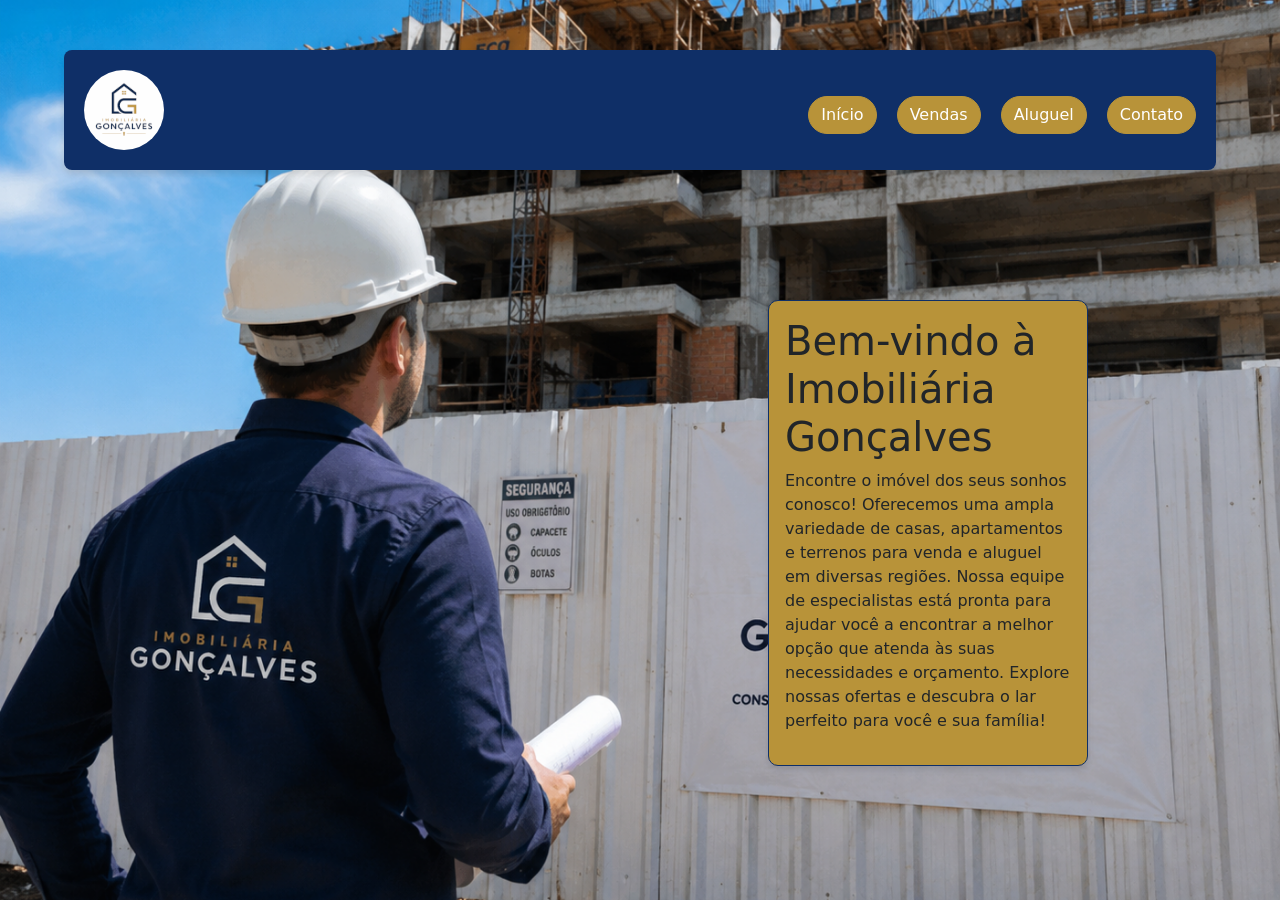
<file: index.html>
<!doctype html>
<html lang="pt-br">
  <head>
    <meta charset="UTF-8" />
    <meta name="viewport" content="width=device-width, initial-scale=1.0" />
    <title>Imobilária Gonçalves</title>
    <link rel="shortcut icon" href="imgs/logo.png" type="image/x-icon" />
    <link rel="stylesheet" href="style.css" />
    <link
      href="https://cdn.jsdelivr.net/npm/bootstrap@5.3.8/dist/css/bootstrap.min.css"
      rel="stylesheet"
      integrity="sha384-sRIl4kxILFvY47J16cr9ZwB07vP4J8+LH7qKQnuqkuIAvNWLzeN8tE5YBujZqJLB"
      crossorigin="anonymous"
    />
  </head>
  <body id="body">
    <div id="cabecalho"></div>
    <div class="card inicio">
      <div class="card-body">
        <h1>Bem-vindo à Imobiliária Gonçalves</h1>
        <p>
          Encontre o imóvel dos seus sonhos conosco! Oferecemos uma ampla
          variedade de casas, apartamentos e terrenos para venda e aluguel em
          diversas regiões. Nossa equipe de especialistas está pronta para
          ajudar você a encontrar a melhor opção que atenda às suas necessidades
          e orçamento. Explore nossas ofertas e descubra o lar perfeito para
          você e sua família!
        </p>
      </div>
    </div>
  </body>
  <script>
    fetch("cabecalho.html")
      .then((r) => r.text())
      .then((html) => {
        document.getElementById("cabecalho").innerHTML = html;
      });
  </script>
</html>
</file>
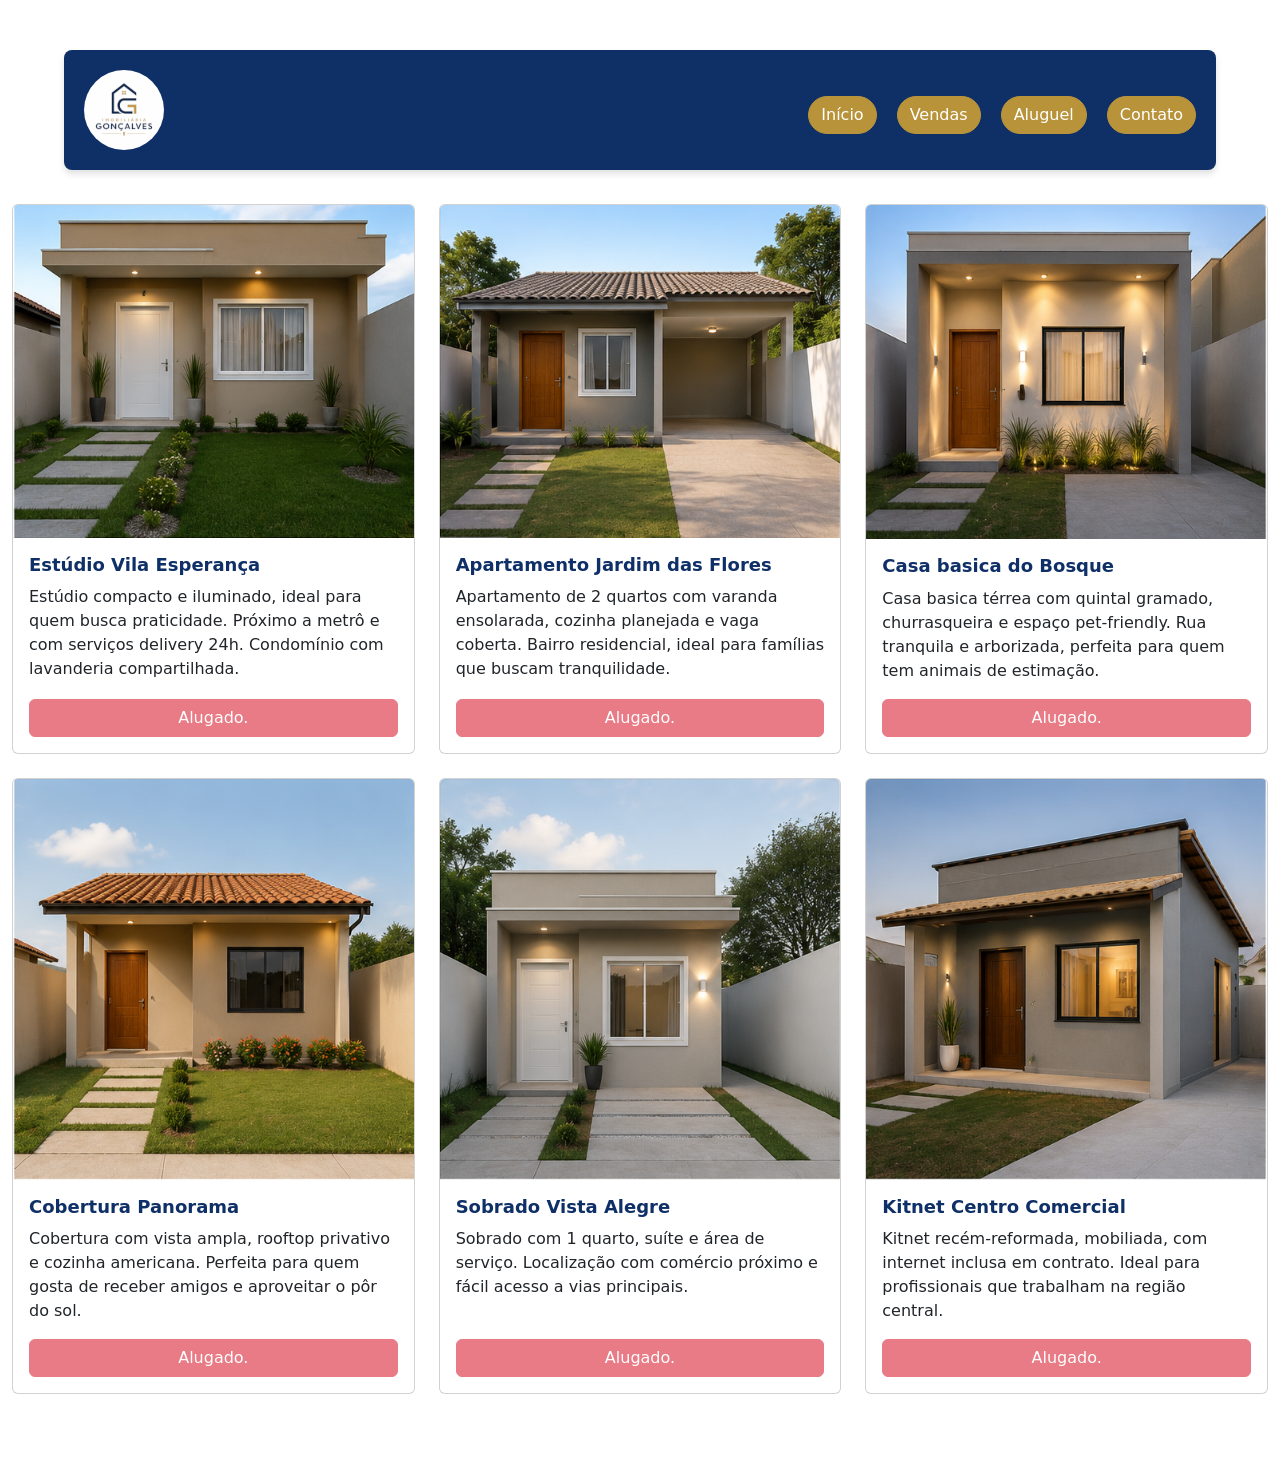
<file: aluguel.html>
<!doctype html>
<html lang="en">
  <head>
    <meta charset="UTF-8" />
    <meta name="viewport" content="width=device-width, initial-scale=1.0" />
    <title>Aluguel</title>
    <link rel="shortcut icon" href="imgs/logo.png" type="image/x-icon" />
    <link
      href="https://cdn.jsdelivr.net/npm/bootstrap@5.3.8/dist/css/bootstrap.min.css"
      rel="stylesheet"
      integrity="sha384-sRIl4kxILFvY47J16cr9ZwB07vP4J8+LH7qKQnuqkuIAvNWLzeN8tE5YBujZqJLB"
      crossorigin="anonymous"
    />
    <link rel="stylesheet" href="style.css" />
  </head>
  <body>
    <div id="cabecalho"></div>
    <div class="container vendas my-4">
      <div class="row g-4">
        <div class="col-12 col-md-6 col-lg-4">
          <div class="card h-100">
            <img
              src="imgs/casa_basica_1.png"
              class="card-img-top"
              alt="Estúdio aconchegante"
            />
            <div class="card-body d-flex flex-column">
              <h5 class="card-title">Estúdio Vila Esperança</h5>
              <p class="card-text">
                Estúdio compacto e iluminado, ideal para quem busca praticidade.
                Próximo a metrô e com serviços delivery 24h. Condomínio com
                lavanderia compartilhada.
              </p>
              <button class="btn btn-danger mt-auto" disabled>Alugado.</button>
            </div>
          </div>
        </div>

        <div class="col-12 col-md-6 col-lg-4">
          <div class="card h-100">
            <img
              src="imgs/casa_basica_2.png"
              class="card-img-top"
              alt="Apartamento familiar"
            />
            <div class="card-body d-flex flex-column">
              <h5 class="card-title">Apartamento Jardim das Flores</h5>
              <p class="card-text">
                Apartamento de 2 quartos com varanda ensolarada, cozinha
                planejada e vaga coberta. Bairro residencial, ideal para
                famílias que buscam tranquilidade.
              </p>
              <button class="btn btn-danger mt-auto" disabled>Alugado.</button>
            </div>
          </div>
        </div>

        <div class="col-12 col-md-6 col-lg-4">
          <div class="card h-100">
            <img
              src="imgs/casa_basica_3.png"
              class="card-img-top"
              alt="Casa_basica com quintal"
            />
            <div class="card-body d-flex flex-column">
              <h5 class="card-title">Casa basica do Bosque</h5>
              <p class="card-text">
                Casa basica térrea com quintal gramado, churrasqueira e espaço
                pet-friendly. Rua tranquila e arborizada, perfeita para quem tem
                animais de estimação.
              </p>
              <button class="btn btn-danger mt-auto" disabled>Alugado.</button>
            </div>
          </div>
        </div>

        <div class="col-12 col-md-6 col-lg-4">
          <div class="card h-100">
            <img
              src="imgs/casa_basica_4.png"
              class="card-img-top"
              alt="Cobertura moderna"
            />
            <div class="card-body d-flex flex-column">
              <h5 class="card-title">Cobertura Panorama</h5>
              <p class="card-text">
                Cobertura com vista ampla, rooftop privativo e cozinha
                americana. Perfeita para quem gosta de receber amigos e
                aproveitar o pôr do sol.
              </p>
              <button class="btn btn-danger mt-auto" disabled>Alugado.</button>
            </div>
          </div>
        </div>

        <div class="col-12 col-md-6 col-lg-4">
          <div class="card h-100">
            <img
              src="imgs/casa_basica_5.png"
              class="card-img-top"
              alt="Sobrado confortável"
            />
            <div class="card-body d-flex flex-column">
              <h5 class="card-title">Sobrado Vista Alegre</h5>
              <p class="card-text">
                Sobrado com 1 quarto, suíte e área de serviço. Localização com
                comércio próximo e fácil acesso a vias principais.
              </p>
              <button class="btn btn-danger mt-auto" disabled>Alugado.</button>
            </div>
          </div>
        </div>

        <div class="col-12 col-md-6 col-lg-4">
          <div class="card h-100">
            <img
              src="imgs/casa_basica_6.png"
              class="card-img-top"
              alt="Kitnet moderna"
            />
            <div class="card-body d-flex flex-column">
              <h5 class="card-title">Kitnet Centro Comercial</h5>
              <p class="card-text">
                Kitnet recém-reformada, mobiliada, com internet inclusa em
                contrato. Ideal para profissionais que trabalham na região
                central.
              </p>
              <button class="btn btn-danger mt-auto" disabled>Alugado.</button>
            </div>
          </div>
        </div>
      </div>
    </div>

    <script>
      fetch("cabecalho.html")
        .then((r) => r.text())
        .then((html) => {
          document.getElementById("cabecalho").innerHTML = html;
        });
    </script>
  </body>
</html>
</file>
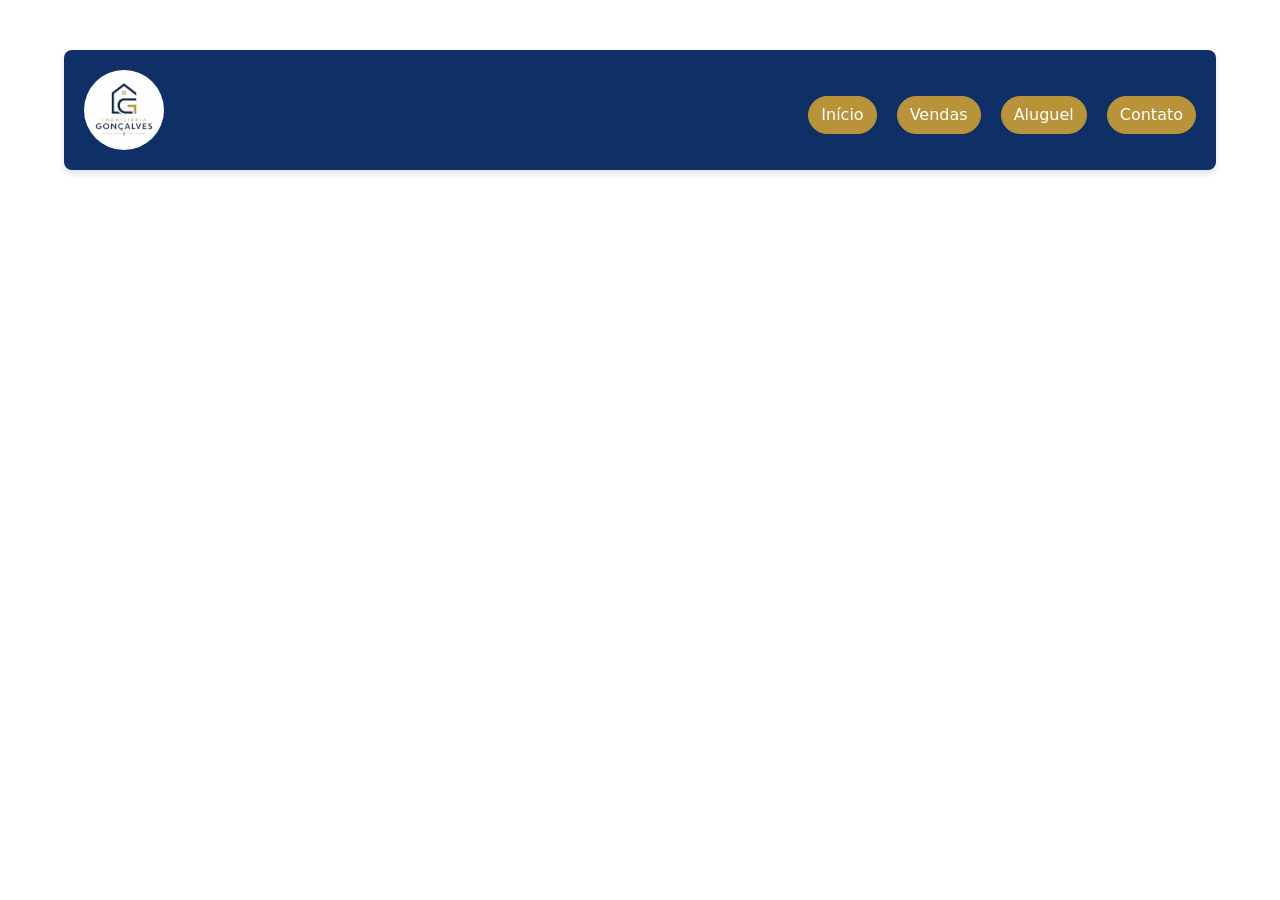
<file: cabecalho.html>
<!doctype html>
<html lang="en">
  <head>
    <meta charset="UTF-8" />
    <meta name="viewport" content="width=device-width, initial-scale=1.0" />
    <title>Cabeçalho</title>
    <link rel="shortcut icon" href="imgs/logo.png" type="image/x-icon" />

    <link
      href="https://cdn.jsdelivr.net/npm/bootstrap@5.3.8/dist/css/bootstrap.min.css"
      rel="stylesheet"
      integrity="sha384-sRIl4kxILFvY47J16cr9ZwB07vP4J8+LH7qKQnuqkuIAvNWLzeN8tE5YBujZqJLB"
      crossorigin="anonymous"
    />
    <link rel="stylesheet" href="style.css" />
  </head>
  <body>
    <div class="container cabecalho">
      <a href="index.html">
        <img src="imgs/logo-cabecalho.png" alt="Logo da Imobiliária" />
      </a>
      <div class="botoes">
        <a class="btn btn-primary" href="index.html">Início</a>
        <a class="btn btn-primary" href="vendas.html">Vendas</a>
        <a class="btn btn-primary" href="aluguel.html">Aluguel</a>
        <a class="btn btn-primary" href="contato.html">Contato</a>
      </div>
    </div>
  </body>
</html>
</file>
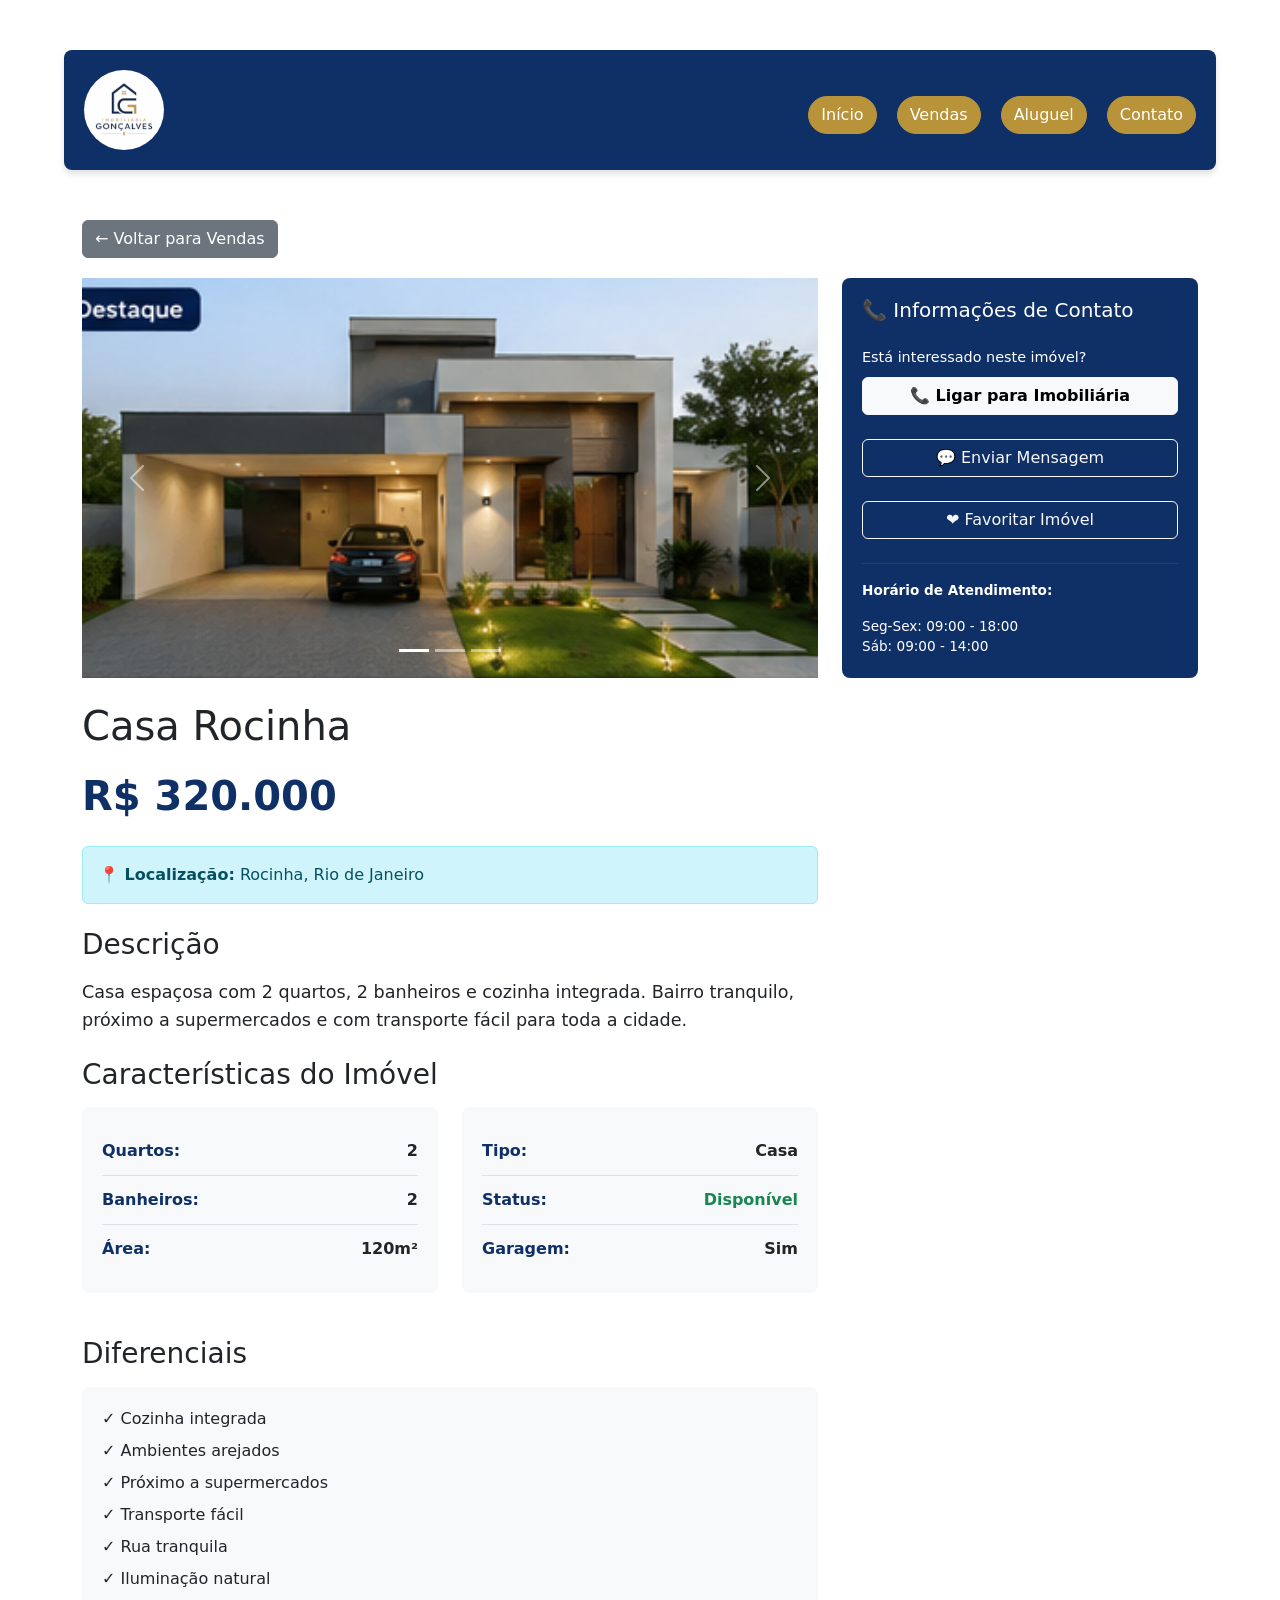
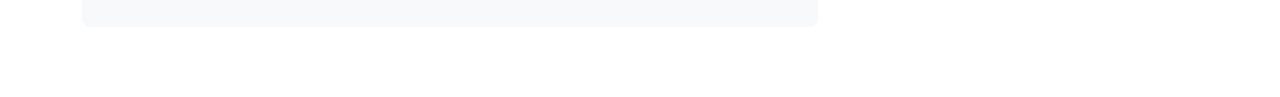
<file: casa1-detalhe.html>
<!doctype html>
<html lang="pt-br">
  <head>
    <meta charset="UTF-8" />
    <meta name="viewport" content="width=device-width, initial-scale=1.0" />
    <title>Casa Rocinha - Detalhes</title>
    <link rel="shortcut icon" href="imgs/logo.png" type="image/x-icon" />
    <link rel="stylesheet" href="style-detalhes.css" />
    <link
      href="https://cdn.jsdelivr.net/npm/bootstrap@5.3.8/dist/css/bootstrap.min.css"
      rel="stylesheet"
      integrity="sha384-sRIl4kxILFvY47J16cr9ZwB07vP4J8+LH7qKQnuqkuIAvNWLzeN8tE5YBujZqJLB"
      crossorigin="anonymous"
    />
  </head>
  <body>
    <div id="cabecalho"></div>

    <div class="container detalhes-container">
      <a href="vendas.html" class="btn btn-secondary btn-voltar"
        >← Voltar para Vendas</a
      >

      <div class="row">
        <div class="col-lg-8">
          <div
            id="carouselDetalhes"
            class="carousel slide mb-4"
            data-bs-ride="carousel"
          >
            <div class="carousel-indicators">
              <button
                type="button"
                data-bs-target="#carouselDetalhes"
                data-bs-slide-to="0"
                class="active"
                aria-current="true"
                aria-label="Slide 1"
              ></button>
              <button
                type="button"
                data-bs-target="#carouselDetalhes"
                data-bs-slide-to="1"
                aria-label="Slide 2"
              ></button>
              <button
                type="button"
                data-bs-target="#carouselDetalhes"
                data-bs-slide-to="2"
                aria-label="Slide 3"
              ></button>
            </div>
            <div class="carousel-inner">
              <div class="carousel-item active">
                <img
                  src="imgs/casa_1.png"
                  class="d-block w-100"
                  alt="Casa Rocinha - Imagem 1"
                />
              </div>
              <div class="carousel-item">
                <img
                  src="imgs/casa_1-2.png"
                  class="d-block w-100"
                  alt="Casa Rocinha - Imagem 2"
                />
              </div>
              <div class="carousel-item">
                <img
                  src="imgs/casa_1-3.png"
                  class="d-block w-100"
                  alt="Casa Rocinha - Imagem 3"
                />
              </div>
            </div>
            <button
              class="carousel-control-prev"
              type="button"
              data-bs-target="#carouselDetalhes"
              data-bs-slide="prev"
            >
              <span
                class="carousel-control-prev-icon"
                aria-hidden="true"
              ></span>
              <span class="visually-hidden">Anterior</span>
            </button>
            <button
              class="carousel-control-next"
              type="button"
              data-bs-target="#carouselDetalhes"
              data-bs-slide="next"
            >
              <span
                class="carousel-control-next-icon"
                aria-hidden="true"
              ></span>
              <span class="visually-hidden">Próximo</span>
            </button>
          </div>

          <h1 class="mb-3">Casa Rocinha</h1>
          <div class="preco-destaque">R$ 320.000</div>

          <div class="alert alert-info">
            <strong>📍 Localização:</strong> Rocinha, Rio de Janeiro
          </div>

          <h3 class="mt-4 mb-3">Descrição</h3>
          <p style="font-size: 1.1em; line-height: 1.6">
            Casa espaçosa com 2 quartos, 2 banheiros e cozinha integrada. Bairro
            tranquilo, próximo a supermercados e com transporte fácil para toda
            a cidade.
          </p>

          <h3 class="mt-4 mb-3">Características do Imóvel</h3>
          <div class="row">
            <div class="col-md-6">
              <div class="info-box">
                <div class="info-item">
                  <span class="info-label">Quartos:</span>
                  <span><strong>2</strong></span>
                </div>
                <div class="info-item">
                  <span class="info-label">Banheiros:</span>
                  <span><strong>2</strong></span>
                </div>
                <div class="info-item">
                  <span class="info-label">Área:</span>
                  <span><strong>120m²</strong></span>
                </div>
              </div>
            </div>
            <div class="col-md-6">
              <div class="info-box">
                <div class="info-item">
                  <span class="info-label">Tipo:</span>
                  <span><strong>Casa</strong></span>
                </div>
                <div class="info-item">
                  <span class="info-label">Status:</span>
                  <span
                    ><strong style="color: #198754">Disponível</strong></span
                  >
                </div>
                <div class="info-item">
                  <span class="info-label">Garagem:</span>
                  <span><strong>Sim</strong></span>
                </div>
              </div>
            </div>
          </div>

          <h3 class="mt-4 mb-3">Diferenciais</h3>
          <div class="info-box">
            <ul class="list-unstyled">
              <li class="mb-2">✓ Cozinha integrada</li>
              <li class="mb-2">✓ Ambientes arejados</li>
              <li class="mb-2">✓ Próximo a supermercados</li>
              <li class="mb-2">✓ Transporte fácil</li>
              <li class="mb-2">✓ Rua tranquila</li>
              <li class="mb-2">✓ Iluminação natural</li>
            </ul>
          </div>
        </div>

        <div class="col-lg-4">
          <div
            class="info-box contact-sidebar"
            style="background-color: #0f2f67; color: white"
          >
            <h5 style="color: white; margin-bottom: 25px">
              📞 Informações de Contato
            </h5>

            <div class="mb-3">
              <p style="font-size: 0.9em; margin-bottom: 8px">
                Está interessado neste imóvel?
              </p>
              <button
                class="btn btn-light w-100 mb-2"
                style="font-weight: bold"
              >
                📞 Ligar para Imobiliária
              </button>
            </div>

            <div class="mb-3">
              <button class="btn btn-outline-light w-100 mb-2">
                💬 Enviar Mensagem
              </button>
            </div>

            <div class="mb-3">
              <button class="btn btn-outline-light w-100 mb-2">
                ❤️ Favoritar Imóvel
              </button>
            </div>

            <hr style="border-color: rgba(255, 255, 255, 0.3)" />

            <div style="font-size: 0.85em">
              <p><strong>Horário de Atendimento:</strong></p>
              <p>
                Seg-Sex: 09:00 - 18:00<br />
                Sáb: 09:00 - 14:00
              </p>
            </div>
          </div>
        </div>
      </div>
    </div>

    <script src="https://cdn.jsdelivr.net/npm/bootstrap@5.3.8/dist/js/bootstrap.bundle.min.js"></script>
    <script>
      fetch("cabecalho.html")
        .then((r) => r.text())
        .then((html) => {
          document.getElementById("cabecalho").innerHTML = html;
        });
    </script>
  </body>
</html>
</file>
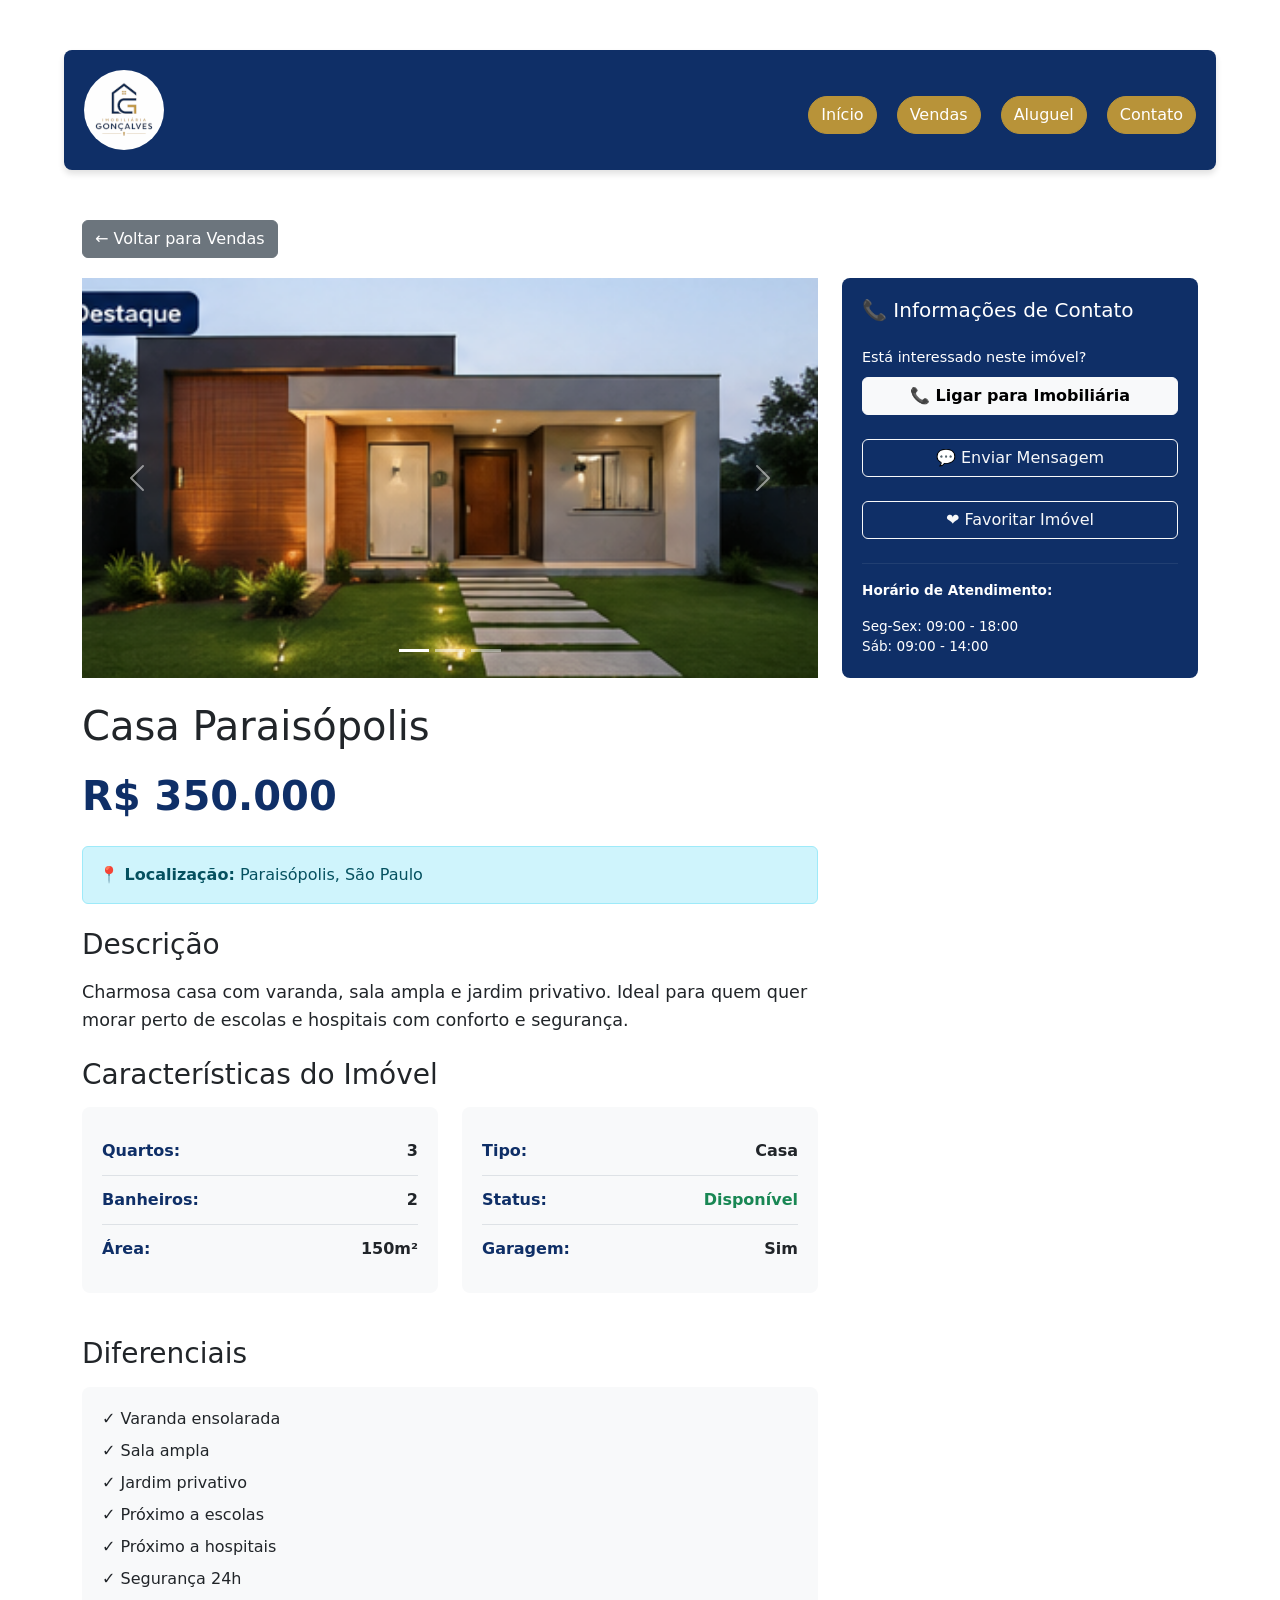
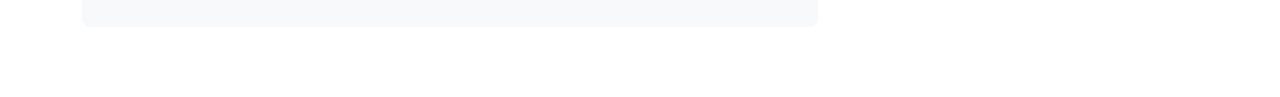
<file: casa2-detalhe.html>
<!doctype html>
<html lang="pt-br">
  <head>
    <meta charset="UTF-8" />
    <meta name="viewport" content="width=device-width, initial-scale=1.0" />
    <title>Casa Paraisópolis - Detalhes</title>
    <link rel="shortcut icon" href="imgs/logo.png" type="image/x-icon" />
    <link rel="stylesheet" href="style-detalhes.css" />
    <link
      href="https://cdn.jsdelivr.net/npm/bootstrap@5.3.8/dist/css/bootstrap.min.css"
      rel="stylesheet"
      integrity="sha384-sRIl4kxILFvY47J16cr9ZwB07vP4J8+LH7qKQnuqkuIAvNWLzeN8tE5YBujZqJLB"
      crossorigin="anonymous"
    />
  </head>
  <body>
    <div id="cabecalho"></div>

    <div class="container detalhes-container">
      <a href="vendas.html" class="btn btn-secondary btn-voltar"
        >← Voltar para Vendas</a
      >

      <div class="row">
        <div class="col-lg-8">
          <div
            id="carouselDetalhes"
            class="carousel slide mb-4"
            data-bs-ride="carousel"
          >
            <div class="carousel-indicators">
              <button
                type="button"
                data-bs-target="#carouselDetalhes"
                data-bs-slide-to="0"
                class="active"
                aria-current="true"
                aria-label="Slide 1"
              ></button>
              <button
                type="button"
                data-bs-target="#carouselDetalhes"
                data-bs-slide-to="1"
                aria-label="Slide 2"
              ></button>
              <button
                type="button"
                data-bs-target="#carouselDetalhes"
                data-bs-slide-to="2"
                aria-label="Slide 3"
              ></button>
            </div>
            <div class="carousel-inner">
              <div class="carousel-item active">
                <img
                  src="imgs/casa_2.png"
                  class="d-block w-100"
                  alt="Casa Paraisópolis - Imagem 1"
                />
              </div>
              <div class="carousel-item">
                <img
                  src="imgs/casa_2-2.png"
                  class="d-block w-100"
                  alt="Casa Paraisópolis - Imagem 2"
                />
              </div>
              <div class="carousel-item">
                <img
                  src="imgs/casa_2-3.png"
                  class="d-block w-100"
                  alt="Casa Paraisópolis - Imagem 3"
                />
              </div>
            </div>
            <button
              class="carousel-control-prev"
              type="button"
              data-bs-target="#carouselDetalhes"
              data-bs-slide="prev"
            >
              <span
                class="carousel-control-prev-icon"
                aria-hidden="true"
              ></span>
              <span class="visually-hidden">Anterior</span>
            </button>
            <button
              class="carousel-control-next"
              type="button"
              data-bs-target="#carouselDetalhes"
              data-bs-slide="next"
            >
              <span
                class="carousel-control-next-icon"
                aria-hidden="true"
              ></span>
              <span class="visually-hidden">Próximo</span>
            </button>
          </div>

          <h1 class="mb-3">Casa Paraisópolis</h1>
          <div class="preco-destaque">R$ 350.000</div>

          <div class="alert alert-info">
            <strong>📍 Localização:</strong> Paraisópolis, São Paulo
          </div>

          <h3 class="mt-4 mb-3">Descrição</h3>
          <p style="font-size: 1.1em; line-height: 1.6">
            Charmosa casa com varanda, sala ampla e jardim privativo. Ideal para
            quem quer morar perto de escolas e hospitais com conforto e
            segurança.
          </p>

          <h3 class="mt-4 mb-3">Características do Imóvel</h3>
          <div class="row">
            <div class="col-md-6">
              <div class="info-box">
                <div class="info-item">
                  <span class="info-label">Quartos:</span>
                  <span><strong>3</strong></span>
                </div>
                <div class="info-item">
                  <span class="info-label">Banheiros:</span>
                  <span><strong>2</strong></span>
                </div>
                <div class="info-item">
                  <span class="info-label">Área:</span>
                  <span><strong>150m²</strong></span>
                </div>
              </div>
            </div>
            <div class="col-md-6">
              <div class="info-box">
                <div class="info-item">
                  <span class="info-label">Tipo:</span>
                  <span><strong>Casa</strong></span>
                </div>
                <div class="info-item">
                  <span class="info-label">Status:</span>
                  <span
                    ><strong style="color: #198754">Disponível</strong></span
                  >
                </div>
                <div class="info-item">
                  <span class="info-label">Garagem:</span>
                  <span><strong>Sim</strong></span>
                </div>
              </div>
            </div>
          </div>

          <h3 class="mt-4 mb-3">Diferenciais</h3>
          <div class="info-box">
            <ul class="list-unstyled">
              <li class="mb-2">✓ Varanda ensolarada</li>
              <li class="mb-2">✓ Sala ampla</li>
              <li class="mb-2">✓ Jardim privativo</li>
              <li class="mb-2">✓ Próximo a escolas</li>
              <li class="mb-2">✓ Próximo a hospitais</li>
              <li class="mb-2">✓ Segurança 24h</li>
            </ul>
          </div>
        </div>

        <div class="col-lg-4">
          <div
            class="info-box contact-sidebar"
            style="background-color: #0f2f67; color: white"
          >
            <h5 style="color: white; margin-bottom: 25px">
              📞 Informações de Contato
            </h5>

            <div class="mb-3">
              <p style="font-size: 0.9em; margin-bottom: 8px">
                Está interessado neste imóvel?
              </p>
              <button
                class="btn btn-light w-100 mb-2"
                style="font-weight: bold"
              >
                📞 Ligar para Imobiliária
              </button>
            </div>

            <div class="mb-3">
              <button class="btn btn-outline-light w-100 mb-2">
                💬 Enviar Mensagem
              </button>
            </div>

            <div class="mb-3">
              <button class="btn btn-outline-light w-100 mb-2">
                ❤️ Favoritar Imóvel
              </button>
            </div>

            <hr style="border-color: rgba(255, 255, 255, 0.3)" />

            <div style="font-size: 0.85em">
              <p><strong>Horário de Atendimento:</strong></p>
              <p>
                Seg-Sex: 09:00 - 18:00<br />
                Sáb: 09:00 - 14:00
              </p>
            </div>
          </div>
        </div>
      </div>
    </div>

    <script src="https://cdn.jsdelivr.net/npm/bootstrap@5.3.8/dist/js/bootstrap.bundle.min.js"></script>
    <script>
      fetch("cabecalho.html")
        .then((r) => r.text())
        .then((html) => {
          document.getElementById("cabecalho").innerHTML = html;
        });
    </script>
  </body>
</html>
</file>
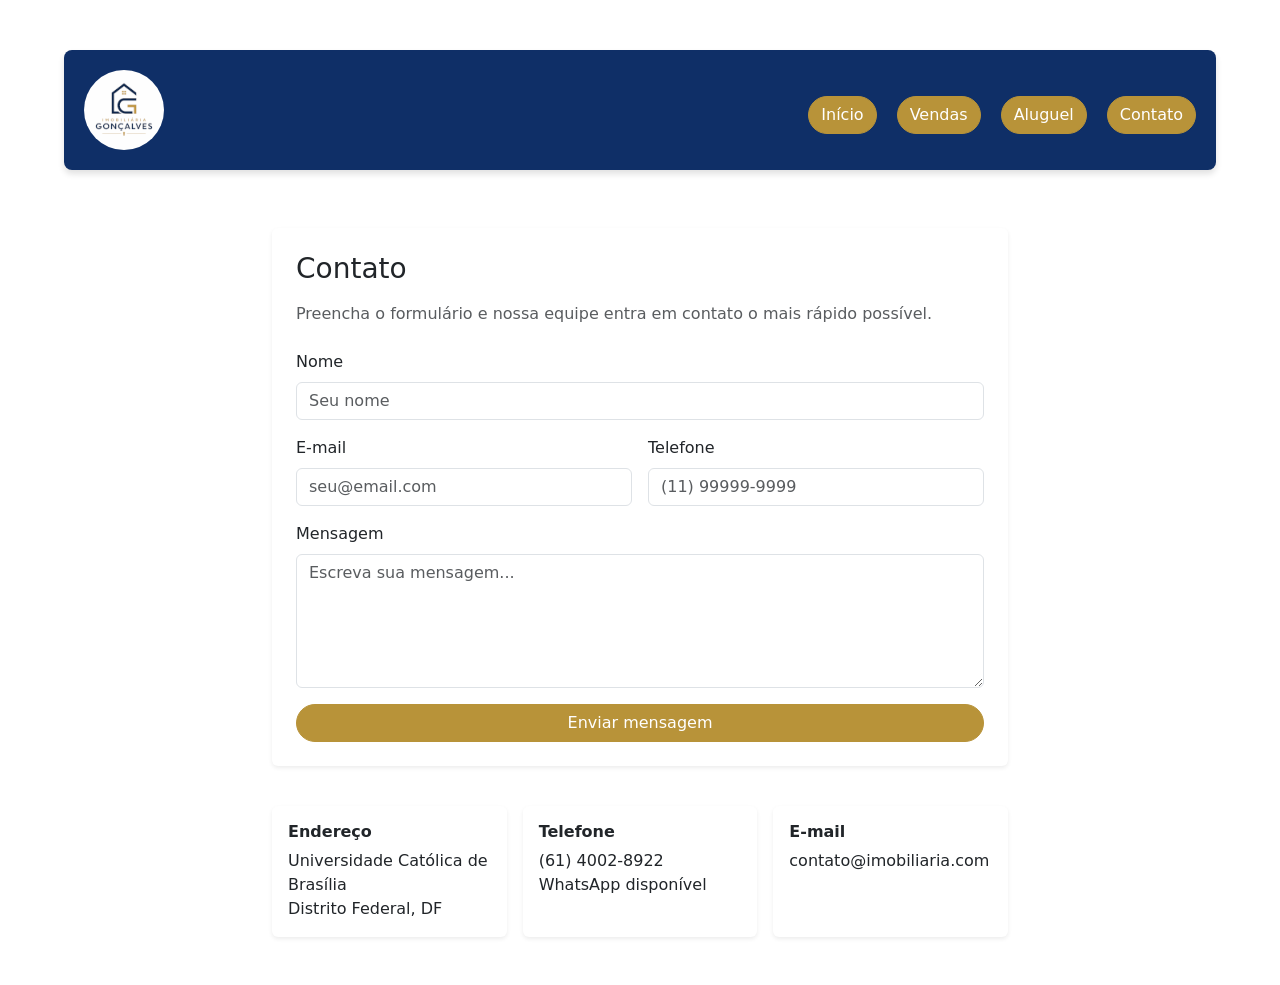
<file: contato.html>
<!doctype html>
<html lang="pt-br">
  <head>
    <meta charset="UTF-8" />
    <meta name="viewport" content="width=device-width, initial-scale=1.0" />
    <title>Contato</title>
    <link rel="shortcut icon" href="imgs/logo.png" type="image/x-icon" />
    <link
      href="https://cdn.jsdelivr.net/npm/bootstrap@5.3.8/dist/css/bootstrap.min.css"
      rel="stylesheet"
      integrity="sha384-sRIl4kxILFvY47J16cr9ZwB07vP4J8+LH7qKQnuqkuIAvNWLzeN8tE5YBujZqJLB"
      crossorigin="anonymous"
    />
    <link rel="stylesheet" href="style.css" />
  </head>
  <body>
    <div id="cabecalho"></div>

    <main class="container py-5">
      <div class="row justify-content-center">
        <div class="col-12 col-md-10 col-lg-8">
          <div class="card border-0 shadow-sm">
            <div class="card-body p-4">
              <h1 class="h3 mb-3">Contato</h1>
              <p class="text-muted mb-4">
                Preencha o formulário e nossa equipe entra em contato o mais
                rápido possível.
              </p>

              <form>
                <div class="mb-3">
                  <label for="nome" class="form-label">Nome</label>
                  <input
                    type="text"
                    class="form-control"
                    id="nome"
                    placeholder="Seu nome"
                  />
                </div>
                <div class="row g-3">
                  <div class="col-md-6">
                    <label for="email" class="form-label">E-mail</label>
                    <input
                      type="email"
                      class="form-control"
                      id="email"
                      placeholder="seu@email.com"
                    />
                  </div>
                  <div class="col-md-6">
                    <label for="telefone" class="form-label">Telefone</label>
                    <input
                      type="tel"
                      class="form-control"
                      id="telefone"
                      placeholder="(11) 99999-9999"
                    />
                  </div>
                </div>
                <div class="mb-3 mt-3">
                  <label for="mensagem" class="form-label">Mensagem</label>
                  <textarea
                    class="form-control"
                    id="mensagem"
                    rows="5"
                    placeholder="Escreva sua mensagem..."
                  ></textarea>
                </div>
                <button type="submit" class="btn btn-primary w-100">
                  Enviar mensagem
                </button>
              </form>
            </div>
          </div>

          <div class="row mt-4 g-3">
            <div class="col-12 col-md-4">
              <div class="card border-0 shadow-sm h-100">
                <div class="card-body">
                  <h6 class="fw-bold">Endereço</h6>
                  <p class="mb-0">Universidade Católica de Brasília</p>
                  <p class="mb-0">Distrito Federal, DF</p>
                </div>
              </div>
            </div>
            <div class="col-12 col-md-4">
              <div class="card border-0 shadow-sm h-100">
                <div class="card-body">
                  <h6 class="fw-bold">Telefone</h6>
                  <p class="mb-0">(61) 4002-8922</p>
                  <p class="mb-0">WhatsApp disponível</p>
                </div>
              </div>
            </div>
            <div class="col-12 col-md-4">
              <div class="card border-0 shadow-sm h-100">
                <div class="card-body">
                  <h6 class="fw-bold">E-mail</h6>
                  <p class="mb-0">contato@imobiliaria.com</p>
                </div>
              </div>
            </div>
          </div>
        </div>
      </div>
    </main>

    <script>
      fetch("cabecalho.html")
        .then((r) => r.text())
        .then((html) => {
          document.getElementById("cabecalho").innerHTML = html;
        });
    </script>
  </body>
</html>
</file>
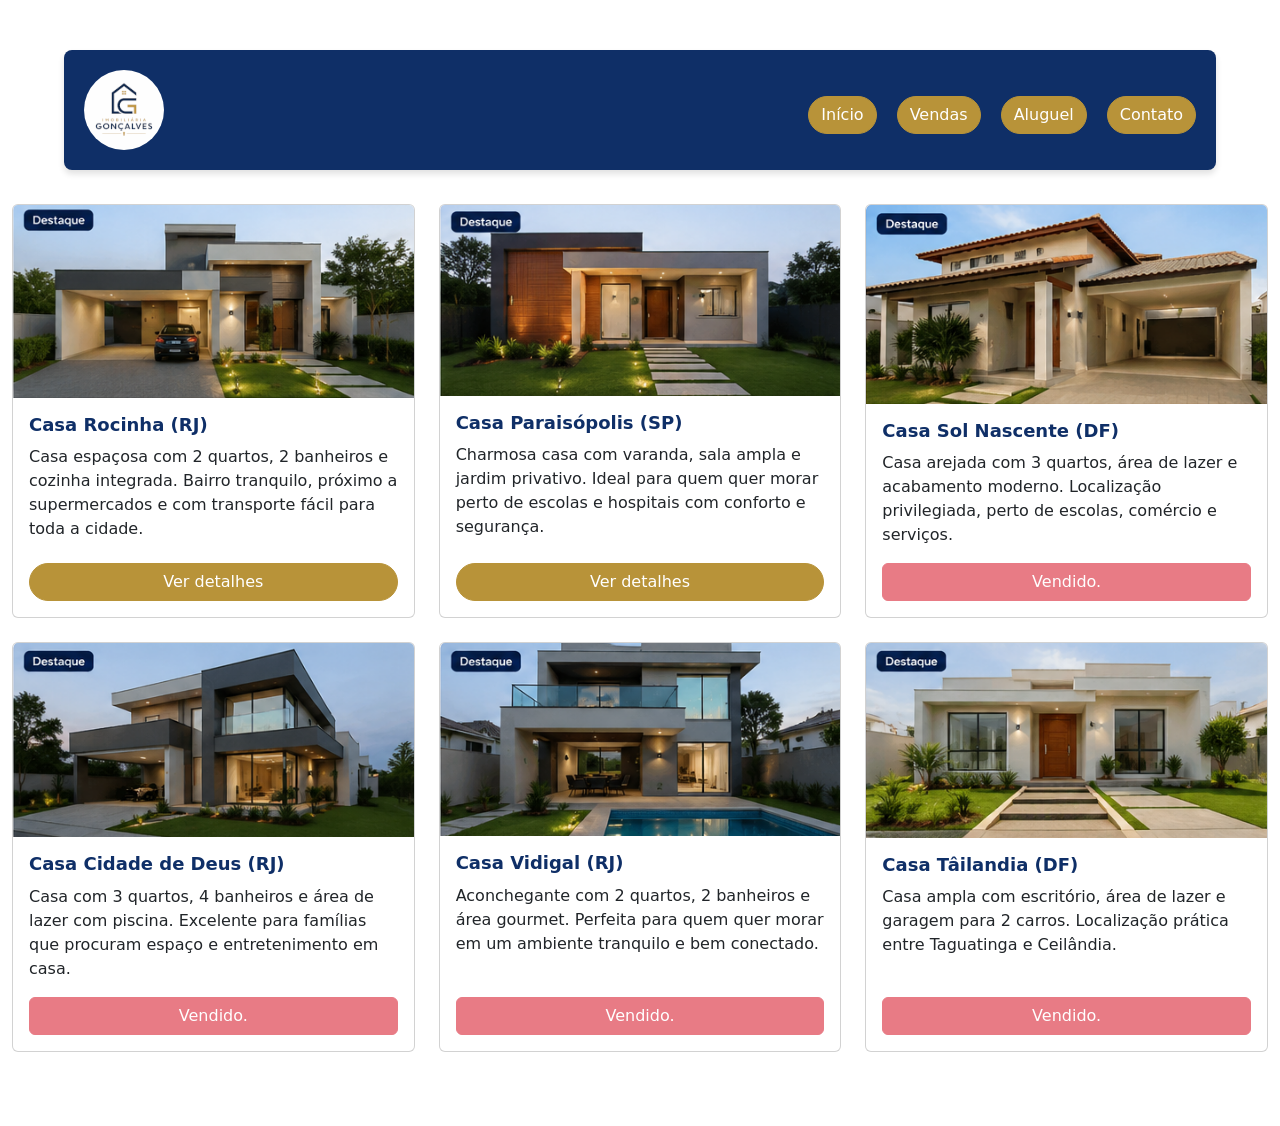
<file: vendas.html>
<!doctype html>
<html lang="en">
  <head>
    <meta charset="UTF-8" />
    <meta name="viewport" content="width=device-width, initial-scale=1.0" />
    <title>VendasIG</title>
    <link rel="shortcut icon" href="imgs/logo.png" type="image/x-icon" />
    <link
      href="https://cdn.jsdelivr.net/npm/bootstrap@5.3.8/dist/css/bootstrap.min.css"
      rel="stylesheet"
      integrity="sha384-sRIl4kxILFvY47J16cr9ZwB07vP4J8+LH7qKQnuqkuIAvNWLzeN8tE5YBujZqJLB"
      crossorigin="anonymous"
    />
    <link rel="stylesheet" href="style.css" />
  </head>
  <body>
    <div id="cabecalho"></div>

    <div class="container vendas my-4">
      <div class="row g-4">
        <div class="col-12 col-md-6 col-lg-4">
          <div class="card h-100">
            <img
              src="imgs/casa_1.png"
              class="card-img-top"
              alt="Casa Rocinha"
            />
            <div class="card-body d-flex flex-column">
              <h5 class="card-title">Casa Rocinha (RJ)</h5>
              <p class="card-text">
                Casa espaçosa com 2 quartos, 2 banheiros e cozinha integrada.
                Bairro tranquilo, próximo a supermercados e com transporte fácil
                para toda a cidade.
              </p>
              <a href="casa1-detalhe.html" class="btn btn-primary mt-auto"
                >Ver detalhes</a
              >
            </div>
          </div>
        </div>

        <div class="col-12 col-md-6 col-lg-4">
          <div class="card h-100">
            <img
              src="imgs/casa_2.png"
              class="card-img-top"
              alt="Casa Paraisópolis"
            />
            <div class="card-body d-flex flex-column">
              <h5 class="card-title">Casa Paraisópolis (SP)</h5>
              <p class="card-text">
                Charmosa casa com varanda, sala ampla e jardim privativo. Ideal
                para quem quer morar perto de escolas e hospitais com conforto e
                segurança.
              </p>
              <a href="casa2-detalhe.html" class="btn btn-primary mt-auto"
                >Ver detalhes</a
              >
            </div>
          </div>
        </div>

        <div class="col-12 col-md-6 col-lg-4">
          <div class="card h-100">
            <img
              src="imgs/casa_3.png"
              class="card-img-top"
              alt="Casa Sol Nascente"
            />
            <div class="card-body d-flex flex-column">
              <h5 class="card-title">Casa Sol Nascente (DF)</h5>
              <p class="card-text">
                Casa arejada com 3 quartos, área de lazer e acabamento moderno.
                Localização privilegiada, perto de escolas, comércio e serviços.
              </p>
              <button class="btn btn-danger mt-auto" disabled>Vendido.</button>
            </div>
          </div>
        </div>

        <div class="col-12 col-md-6 col-lg-4">
          <div class="card h-100">
            <img
              src="imgs/casa_4.png"
              class="card-img-top"
              alt="Casa Cidade de Deus"
            />
            <div class="card-body d-flex flex-column">
              <h5 class="card-title">Casa Cidade de Deus (RJ)</h5>
              <p class="card-text">
                Casa com 3 quartos, 4 banheiros e área de lazer com piscina.
                Excelente para famílias que procuram espaço e entretenimento em
                casa.
              </p>
              <button class="btn btn-danger mt-auto" disabled>Vendido.</button>
            </div>
          </div>
        </div>

        <div class="col-12 col-md-6 col-lg-4">
          <div class="card h-100">
            <img
              src="imgs/casa_5.png"
              class="card-img-top"
              alt="Casa Vidigal"
            />
            <div class="card-body d-flex flex-column">
              <h5 class="card-title">Casa Vidigal (RJ)</h5>
              <p class="card-text">
                Aconchegante com 2 quartos, 2 banheiros e área gourmet. Perfeita
                para quem quer morar em um ambiente tranquilo e bem conectado.
              </p>
              <button class="btn btn-danger mt-auto" disabled>Vendido.</button>
            </div>
          </div>
        </div>

        <div class="col-12 col-md-6 col-lg-4">
          <div class="card h-100">
            <img
              src="imgs/casa_6.png"
              class="card-img-top"
              alt="Casa Tâilandia"
            />
            <div class="card-body d-flex flex-column">
              <h5 class="card-title">Casa Tâilandia (DF)</h5>
              <p class="card-text">
                Casa ampla com escritório, área de lazer e garagem para 2
                carros. Localização prática entre Taguatinga e Ceilândia.
              </p>
              <button class="btn btn-danger mt-auto" disabled>Vendido.</button>
            </div>
          </div>
        </div>
      </div>
    </div>
  </body>
  <script>
    fetch("cabecalho.html")
      .then((r) => r.text())
      .then((html) => {
        document.getElementById("cabecalho").innerHTML = html;
      });
  </script>
</html>
</file>
<file: style.css>
.container.cabecalho {
    position: fixed;
    top: 50px;
    left: 50%;
    transform: translateX(-50%);
    box-shadow: 0px 4px 6px rgba(12, 12, 12, 0.12);
    padding: 20px;
    background-color: #0F2F67;
    border-radius: 8px;
    align-items: center;
    min-height: 100px;
    display: flex;
    width: 90%;
    max-width: 1600px;
    justify-content: space-between;
    z-index: 1000;
}

.container.cabecalho img {
    height: 80px;
    border-radius: 100px;
}

body {
    padding-top: 180px;
}


h5.card-title {
    font-size: 18px;
    font-weight: bold;
    margin-bottom: 10px;
    color: #0F2F67;
}

.row.img{
    img {
        width: 424px;
        height: 220px;
    }
}

.container.vendas{
    display: flex;
    gap: 10px;
    margin-top: 20px;
    max-width: 1300px;
    padding-bottom: 50px;
}
.botoes {
    display: flex;
    justify-content: right;
    margin-top: 10px;
    gap: 20px;
}

.btn.btn-primary{
    background-color: #B89339;
    border-color: #B89339;
    border-radius: 20px;
}

#body {
    background-image: url("imgs/obra.png");
    background-size: cover;
    background-repeat: no-repeat;
    background-position: center;
    min-height: 100vh;
}

.card.inicio {
    background-color: #B89339;
    border: 1px solid #0F2F67;
    border-radius: 10px;
    box-shadow: 0px 4px 6px rgba(0, 0, 0, 0.1);
    max-width: 25%;
    left: 60%;
    margin-top: 120px;
}

#img-principal {
    width: 100%;
    height: 100%;
    position: absolute;
    object-fit: cover;
    z-index: -1;

}
</file>
<file: style-detalhes.css>
.detalhes-container {
        margin-top: 40px;
        margin-bottom: 50px;
      }
      .carousel-item {
        height: 400px;
        background-color: #f0f0f0;
      }
      .carousel-item img {
        object-fit: cover;
        height: 100%;
      }
      .preco-destaque {
        font-size: 2.5em;
        color: #0F2F67;
        font-weight: bold;
        margin-bottom: 20px;
      }
      .info-box {
        background-color: #f8f9fa;
        padding: 20px;
        border-radius: 8px;
        margin-bottom: 20px;
      }
      .info-item {
        display: flex;
        justify-content: space-between;
        padding: 12px 0;
        border-bottom: 1px solid #dee2e6;
      }
      .info-item:last-child {
        border-bottom: none;
      }
      .info-label {
        font-weight: bold;
        color: #0F2F67;
      }
      .btn-voltar {
        margin-bottom: 20px;
      }
      .contact-sidebar {
        position: relative;
        top: 0;
        height: 400px;
      }
</file>
